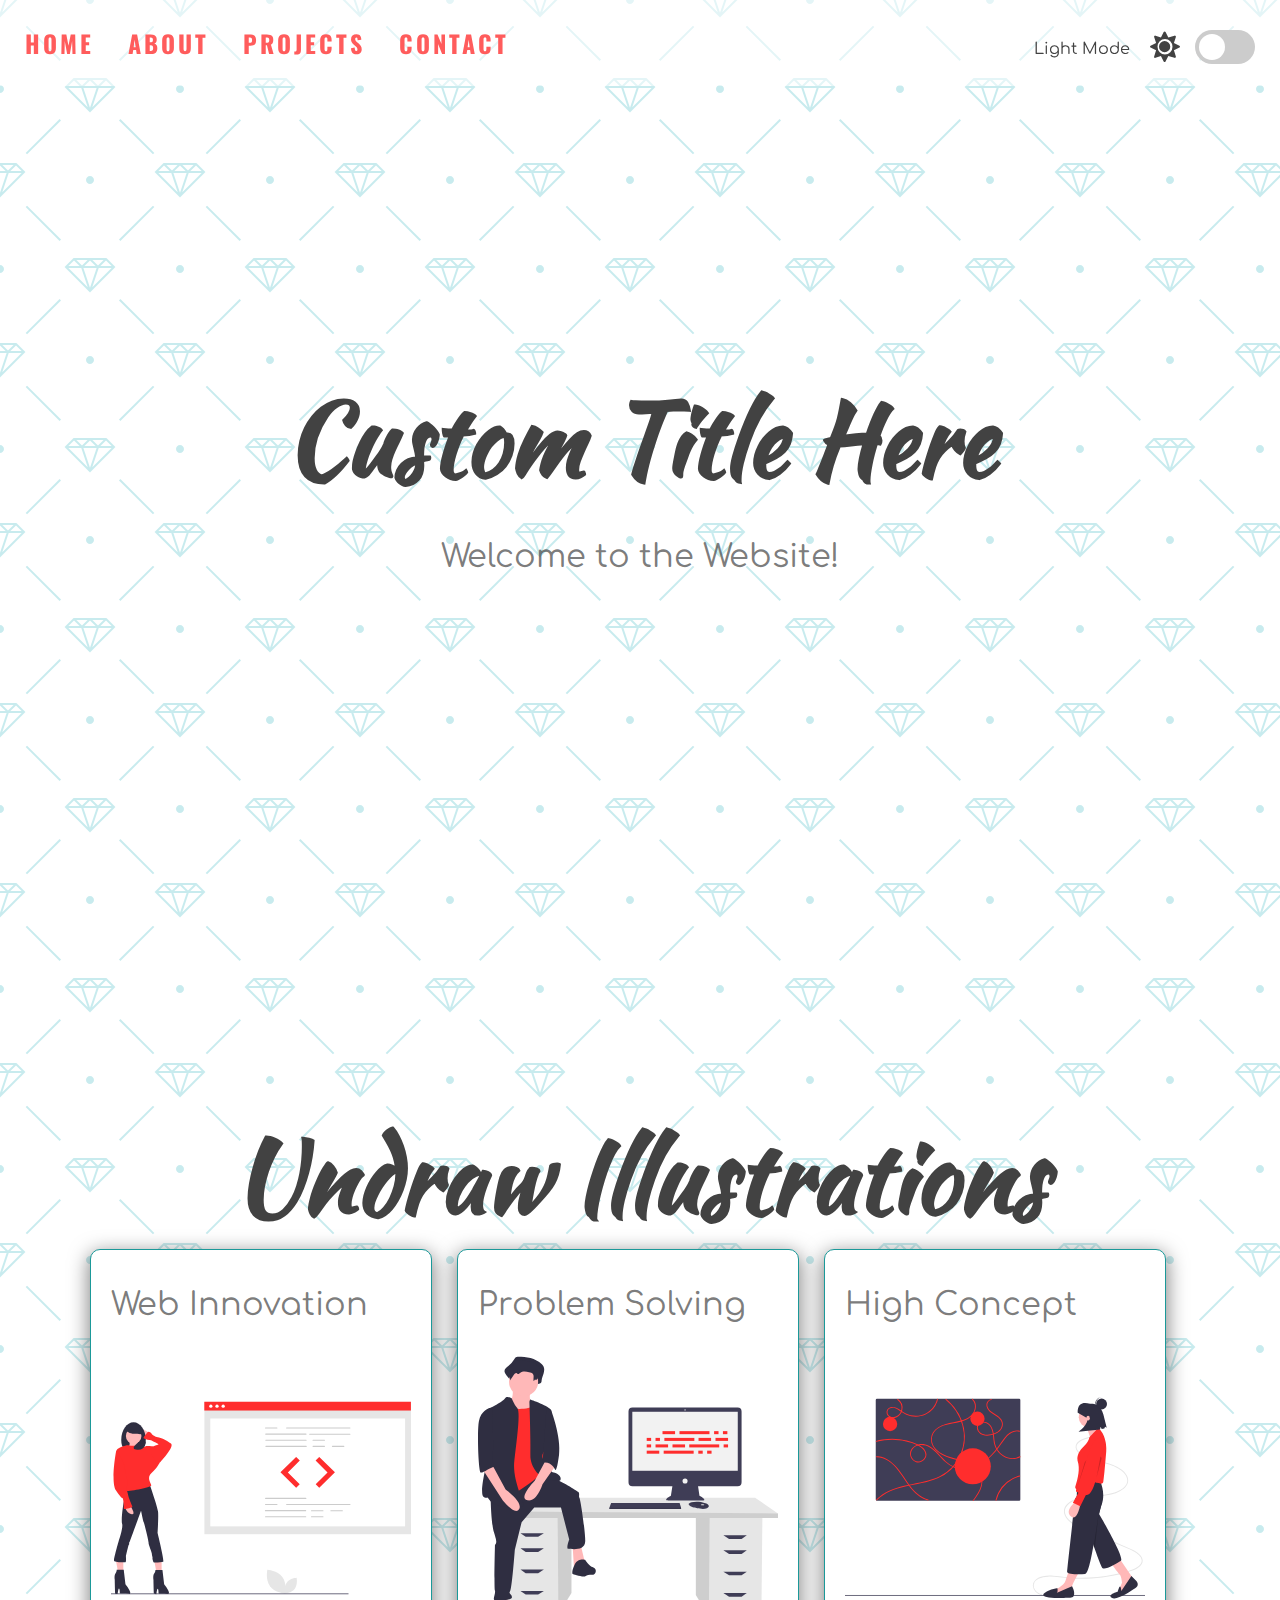
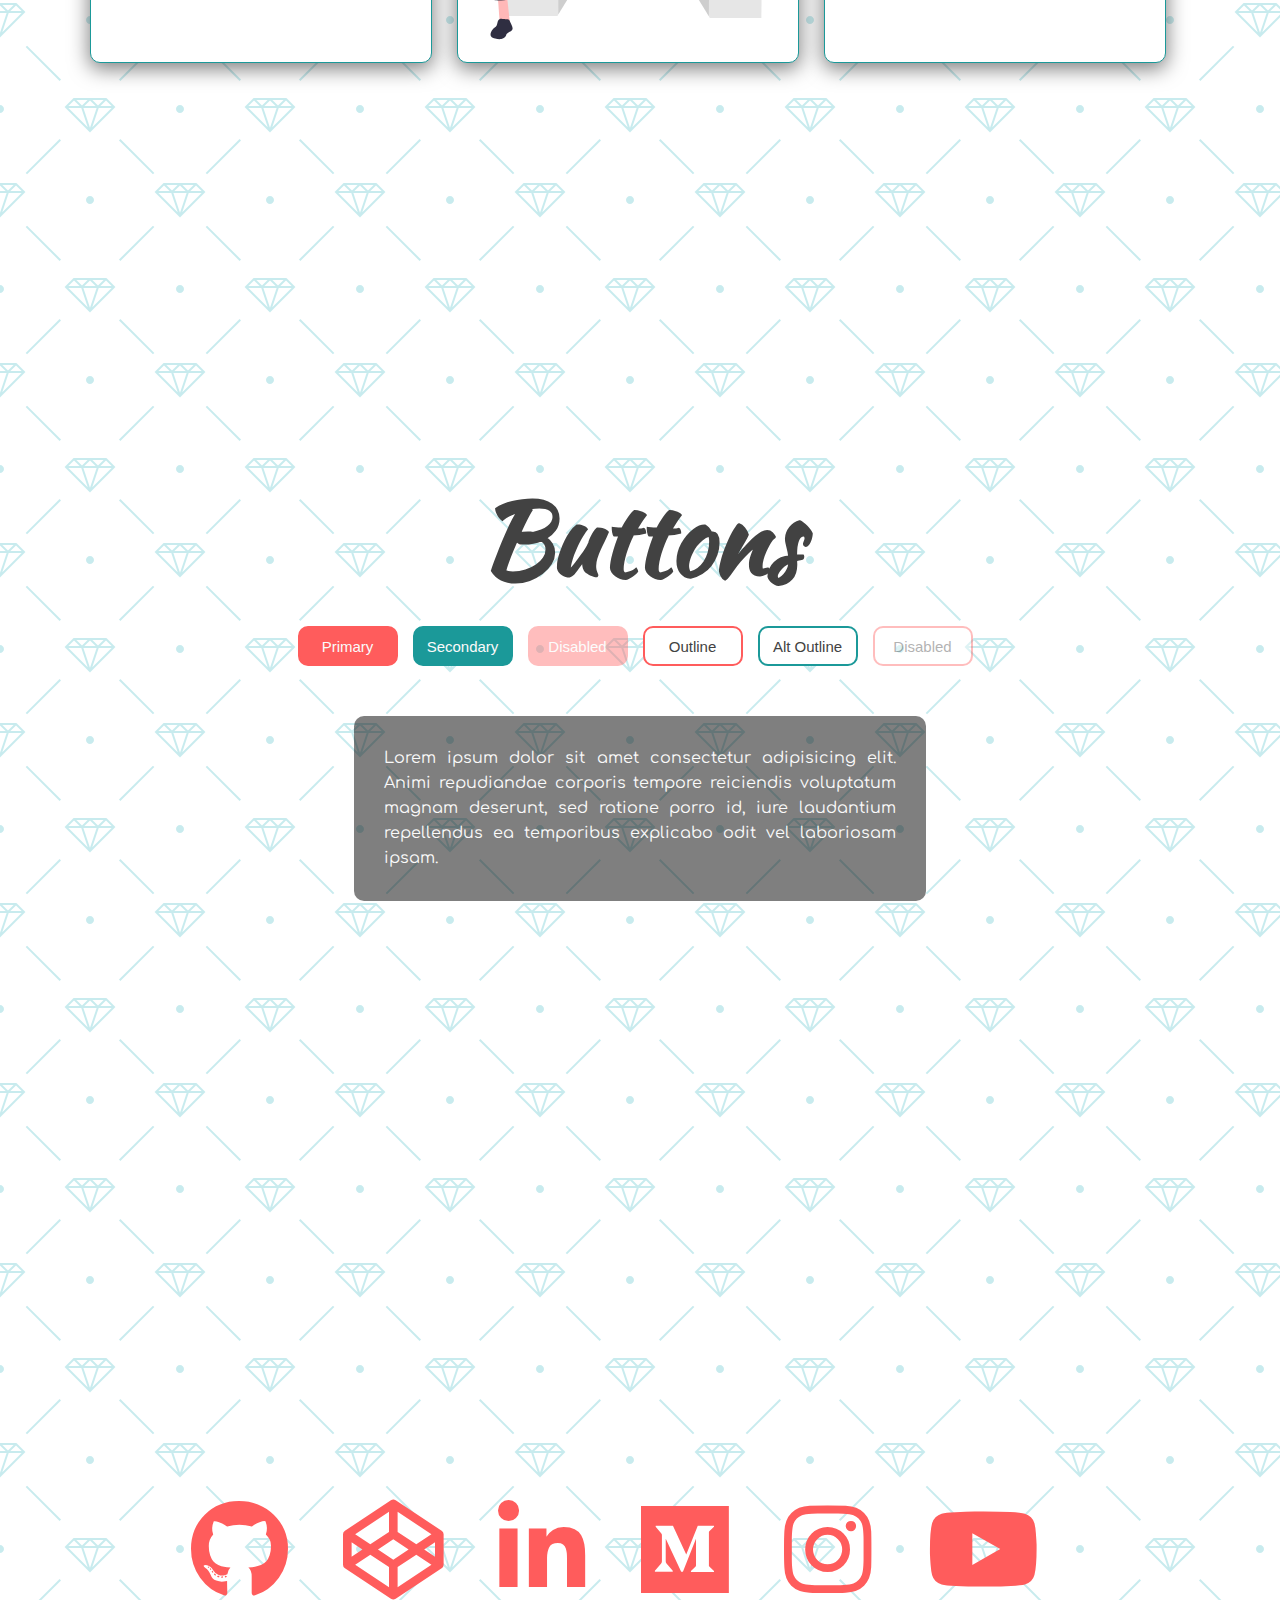
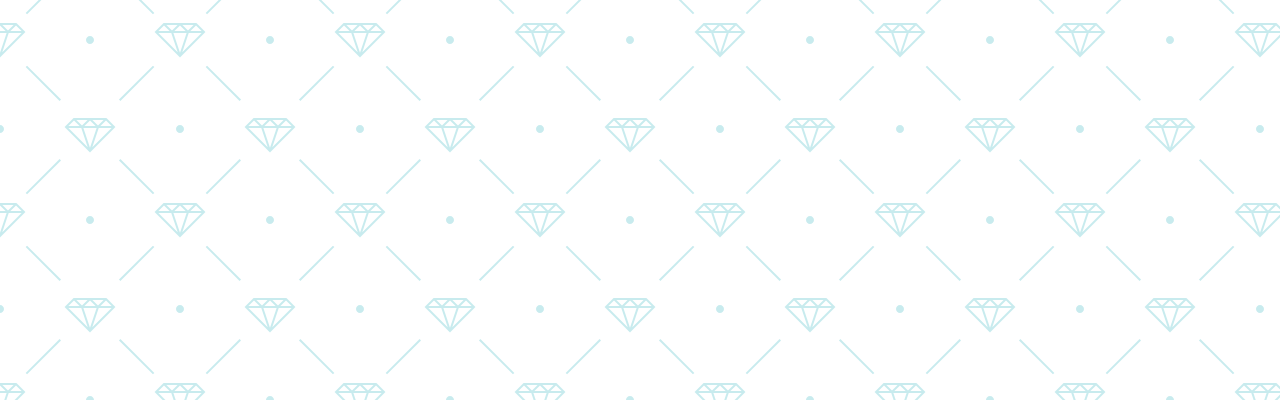
<file: 005 Dark mode/index.html>
<!DOCTYPE html>
<html lang="en">
  <head>
    <meta charset="UTF-8" />
    <meta name="viewport" content="width=device-width, initial-scale=1.0" />
    <title>Light Dark Mode</title>
    <link
      rel="icon"
      type="image/png"
      href="https://s2.googleusercontent.com/s2/favicons?domain=www.jacinto.design"
    />
    <link
      rel="stylesheet"
      href="https://cdnjs.cloudflare.com/ajax/libs/font-awesome/5.10.2/css/all.min.css"
    />
    <link rel="stylesheet" href="style.css" />
  </head>
  <body>
    <!-- Dark Mode Switch -->
    <div class="theme-switch-wrapper">
      <span id="toggle-icon">
        <span class="toggle-text">Light Mode</span>
        <i class="fas fa-sun"></i>
      </span>
      <label class="theme-switch">
        <input type="checkbox" />
        <div class="slider round"></div>
      </label>
    </div>
    <!-- Navigation -->
    <nav id="nav">
      <a href="#home">HOME</a>
      <a href="#about">ABOUT</a>
      <a href="#projects">PROJECTS</a>
      <a href="#contact">CONTACT</a>
    </nav>
    <!-- Home Section -->
    <section id="home">
      <div class="title-group">
        <h1>Custom Title Here</h1>
        <h2>Welcome to the Website!</h2>
      </div>
    </section>
    <!-- About Section -->
    <section id="about">
      <h1>Undraw Illustrations</h1>
      <div class="about-container">
        <div class="image-container">
          <h2>Web Innovation</h2>
          <img
            src="img/undraw_proud_coder_light.svg"
            alt="Proud Coder"
            id="image1"
          />
        </div>
        <div class="image-container">
          <h2>Problem Solving</h2>
          <img
            src="img/undraw_feeling_proud_light.svg"
            alt="Proud Coder"
            id="image2"
          />
        </div>
        <div class="image-container">
          <h2>High Concept</h2>
          <img
            src="img/undraw_conceptual_idea_light.svg"
            alt="Idea"
            id="image3"
          />
        </div>
      </div>
    </section>
    <!-- Projects Section -->
    <section id="projects">
      <h1>Buttons</h1>
      <div class="buttons">
        <button class="primary">Primary</button>
        <button class="secondary">Secondary</button>
        <button class="primary" disabled>Disabled</button>
        <button class="outline">Outline</button>
        <button class="secondary outline">Alt Outline</button>
        <button class="outline" disabled>Disabled</button>
      </div>
      <div class="text-box" id="text-box">
        <p>
          Lorem ipsum dolor sit amet consectetur adipisicing elit. Animi
          repudiandae corporis tempore reiciendis voluptatum magnam deserunt,
          sed ratione porro id, iure laudantium repellendus ea temporibus
          explicabo odit vel laboriosam ipsam.
        </p>
      </div>
    </section>
    <!-- Contact Section -->
    <section id="contact">
      <div class="social-icons">
        <i class="fab fa-github"></i>
        <i class="fab fa-codepen"></i>
        <i class="fab fa-linkedin-in"></i>
        <i class="fab fa-medium"></i>
        <i class="fab fa-instagram"></i>
        <i class="fab fa-youtube"></i>
      </div>
    </section>
    <!-- Script -->
    <script src="script.js"></script>
  </body>
</html>
</file>
<file: 005 Dark mode/style.css>
@import url("https://fonts.googleapis.com/css2?family=Comfortaa&family=Kaushan+Script&family=Oswald&display=swap");

:root {
  --primary-color: rgb(255, 92, 92);
  --primary-variant: #ff2d2d;
  --secondary-color: #1b9999;
  --on-primary: rgb(250, 250, 250);
  --on-background: rgb(66, 66, 66);
  --on-background-alt: rgba(66, 66, 66, 0.7);
  --background: rgb(255, 255, 255);
  --box-shadow: 0 5px 20px 1px rgba(0, 0, 0, 0.5);
}

[data-theme="dark"] {
  --primary-color: rgb(150, 65, 255);
  --primary-variant: #6c63ff;
  --secondary-color: #03dac5;
  --on-primary: #000;
  --on-background: rgba(255, 255, 255, 0.9);
  --on-background-alt: rgba(255, 255, 255, 0.7);
  --background: #121212;
}

html {
  box-sizing: border-box;
  scroll-behavior: smooth;
}

body {
  margin: 0;
  color: var(--on-background);
  font-family: Comfortaa, sans-serif;
  background-color: var(--background);
  background-image: url("data:image/svg+xml,%3Csvg width='180' height='180' viewBox='0 0 180 180' xmlns='http://www.w3.org/2000/svg'%3E%3Cpath d='M81.28 88H68.413l19.298 19.298L81.28 88zm2.107 0h13.226L90 107.838 83.387 88zm15.334 0h12.866l-19.298 19.298L98.72 88zm-32.927-2.207L73.586 78h32.827l.5.5 7.294 7.293L115.414 87l-24.707 24.707-.707.707L64.586 87l1.207-1.207zm2.62.207L74 80.414 79.586 86H68.414zm16 0L90 80.414 95.586 86H84.414zm16 0L106 80.414 111.586 86h-11.172zm-8-6h11.173L98 85.586 92.414 80zM82 85.586L87.586 80H76.414L82 85.586zM17.414 0L.707 16.707 0 17.414V0h17.414zM4.28 0L0 12.838V0h4.28zm10.306 0L2.288 12.298 6.388 0h8.198zM180 17.414L162.586 0H180v17.414zM165.414 0l12.298 12.298L173.612 0h-8.198zM180 12.838L175.72 0H180v12.838zM0 163h16.413l.5.5 7.294 7.293L25.414 172l-8 8H0v-17zm0 10h6.613l-2.334 7H0v-7zm14.586 7l7-7H8.72l-2.333 7h8.2zM0 165.414L5.586 171H0v-5.586zM10.414 171L16 165.414 21.586 171H10.414zm-8-6h11.172L8 170.586 2.414 165zM180 163h-16.413l-7.794 7.793-1.207 1.207 8 8H180v-17zm-14.586 17l-7-7h12.865l2.333 7h-8.2zM180 173h-6.613l2.334 7H180v-7zm-21.586-2l5.586-5.586 5.586 5.586h-11.172zM180 165.414L174.414 171H180v-5.586zm-8 5.172l5.586-5.586h-11.172l5.586 5.586zM152.933 25.653l1.414 1.414-33.94 33.942-1.416-1.416 33.943-33.94zm1.414 127.28l-1.414 1.414-33.942-33.94 1.416-1.416 33.94 33.943zm-127.28 1.414l-1.414-1.414 33.94-33.942 1.416 1.416-33.943 33.94zm-1.414-127.28l1.414-1.414 33.942 33.94-1.416 1.416-33.94-33.943zM0 85c2.21 0 4 1.79 4 4s-1.79 4-4 4v-8zm180 0c-2.21 0-4 1.79-4 4s1.79 4 4 4v-8zM94 0c0 2.21-1.79 4-4 4s-4-1.79-4-4h8zm0 180c0-2.21-1.79-4-4-4s-4 1.79-4 4h8z' fill='%2349bdc9' fill-opacity='0.3' fill-rule='evenodd'/%3E%3C/svg%3E");
}

section {
  min-height: 100vh;
  display: flex;
  justify-content: center;
  align-items: center;
  flex-direction: column;
}

h1 {
  font-family: Kaushan Script, sans-serif;
  font-size: 100px;
  margin-bottom: 0;
}

h2 {
  color: var(--on-background-alt);
  font-size: 32px;
  font-weight: normal;
}

/* Navigation */
nav {
  z-index: 10;
  position: fixed;
  font-family: Oswald, sans-serif;
  font-size: 24px;
  letter-spacing: 3px;
  padding: 25px;
  width: 100vw;
  background: rgb(255 255 255 / 50%);
}

a {
  margin-right: 25px;
  color: var(--primary-color);
  text-decoration: none;
  border-bottom: 3px solid transparent;
  font-weight: bold;
}

a:hover,
a:focus {
  color: var(--on-background);
  border-bottom: 3px solid;
}

/* Home Section */
.title-group {
  text-align: center;
}

/* About Section */
.about-container {
  display: flex;
}

.image-container {
  border: 1px solid var(--secondary-color);
  border-radius: 10px;
  padding: 10px 20px;
  margin-right: 25px;
  width: auto;
  background: var(--background);
  box-shadow: var(--box-shadow);
}

img {
  height: 300px;
  width: 300px;
}

/* Projects Section */
.buttons {
  margin-top: 15px;
  margin-bottom: 50px;
}

button {
  min-width: 100px;
  height: 40px;
  cursor: pointer;
  border-radius: 10px;
  margin-right: 10px;
  border: 2px solid var(--primary-color);
  font-size: 15px;
  outline: none;
}

button:disabled {
  opacity: 0.4;
  cursor: default;
}

button:hover:not(.outline) {
  filter: brightness(110%);
}

.primary {
  background: var(--primary-color);
  color: var(--on-primary);
}

.secondary {
  border: 2px solid var(--secondary-color);
}

.secondary,
.secondary:hover,
.outline.secondary:hover {
  background: var(--secondary-color);
  color: var(--on-primary);
}

.outline {
  background: var(--background);
  color: var(--on-background);
}

.outline:hover {
  background: var(--primary-color);
  color: var(--on-primary);
}

.text-box {
  width: 40%;
  text-align: justify;
  background: rgb(0 0 0 / 50%);
  color: var(--on-primary);
  border-radius: 10px;
  padding: 30px;
}

p {
  margin: 0;
  line-height: 25px;
}

/* Contact Section */
.fab {
  font-size: 100px;
  margin-right: 50px;
  cursor: pointer;
  color: var(--primary-color);
}

.fab:hover {
  color: var(--on-background);
}

/* Dark Mode Toggle */
.theme-switch-wrapper {
  display: flex;
  align-items: center;
  z-index: 100;
  position: fixed;
  right: 25px;
  top: 30px;
}

.theme-switch-wrapper span {
  margin-right: 10px;
  font-size: 1rem;
}

.toggle-text {
  position: relative;
  top: -4px;
  right: 5px;
  color: var(--on-background);
}

.theme-switch {
  display: inline-block;
  height: 34px;
  position: relative;
  width: 60px;
}

.theme-switch input {
  display: none;
}

.slider {
  background: #ccc;
  bottom: 0;
  cursor: pointer;
  left: 0;
  position: absolute;
  right: 0;
  top: 0;
  transition: 0.4s;
}

.slider::before {
  background: #fff;
  bottom: 4px;
  content: "";
  height: 26px;
  left: 4px;
  position: absolute;
  transition: 0.4s;
  width: 26px;
}

input:checked + .slider {
  background: var(--primary-color);
}

input:checked + .slider::before {
  transform: translateX(26px);
}

.slider.round {
  border-radius: 34px;
}

.slider.round::before {
  border-radius: 50%;
}

.fas {
  font-size: 30px;
  margin-right: 5px;
}
</file>
